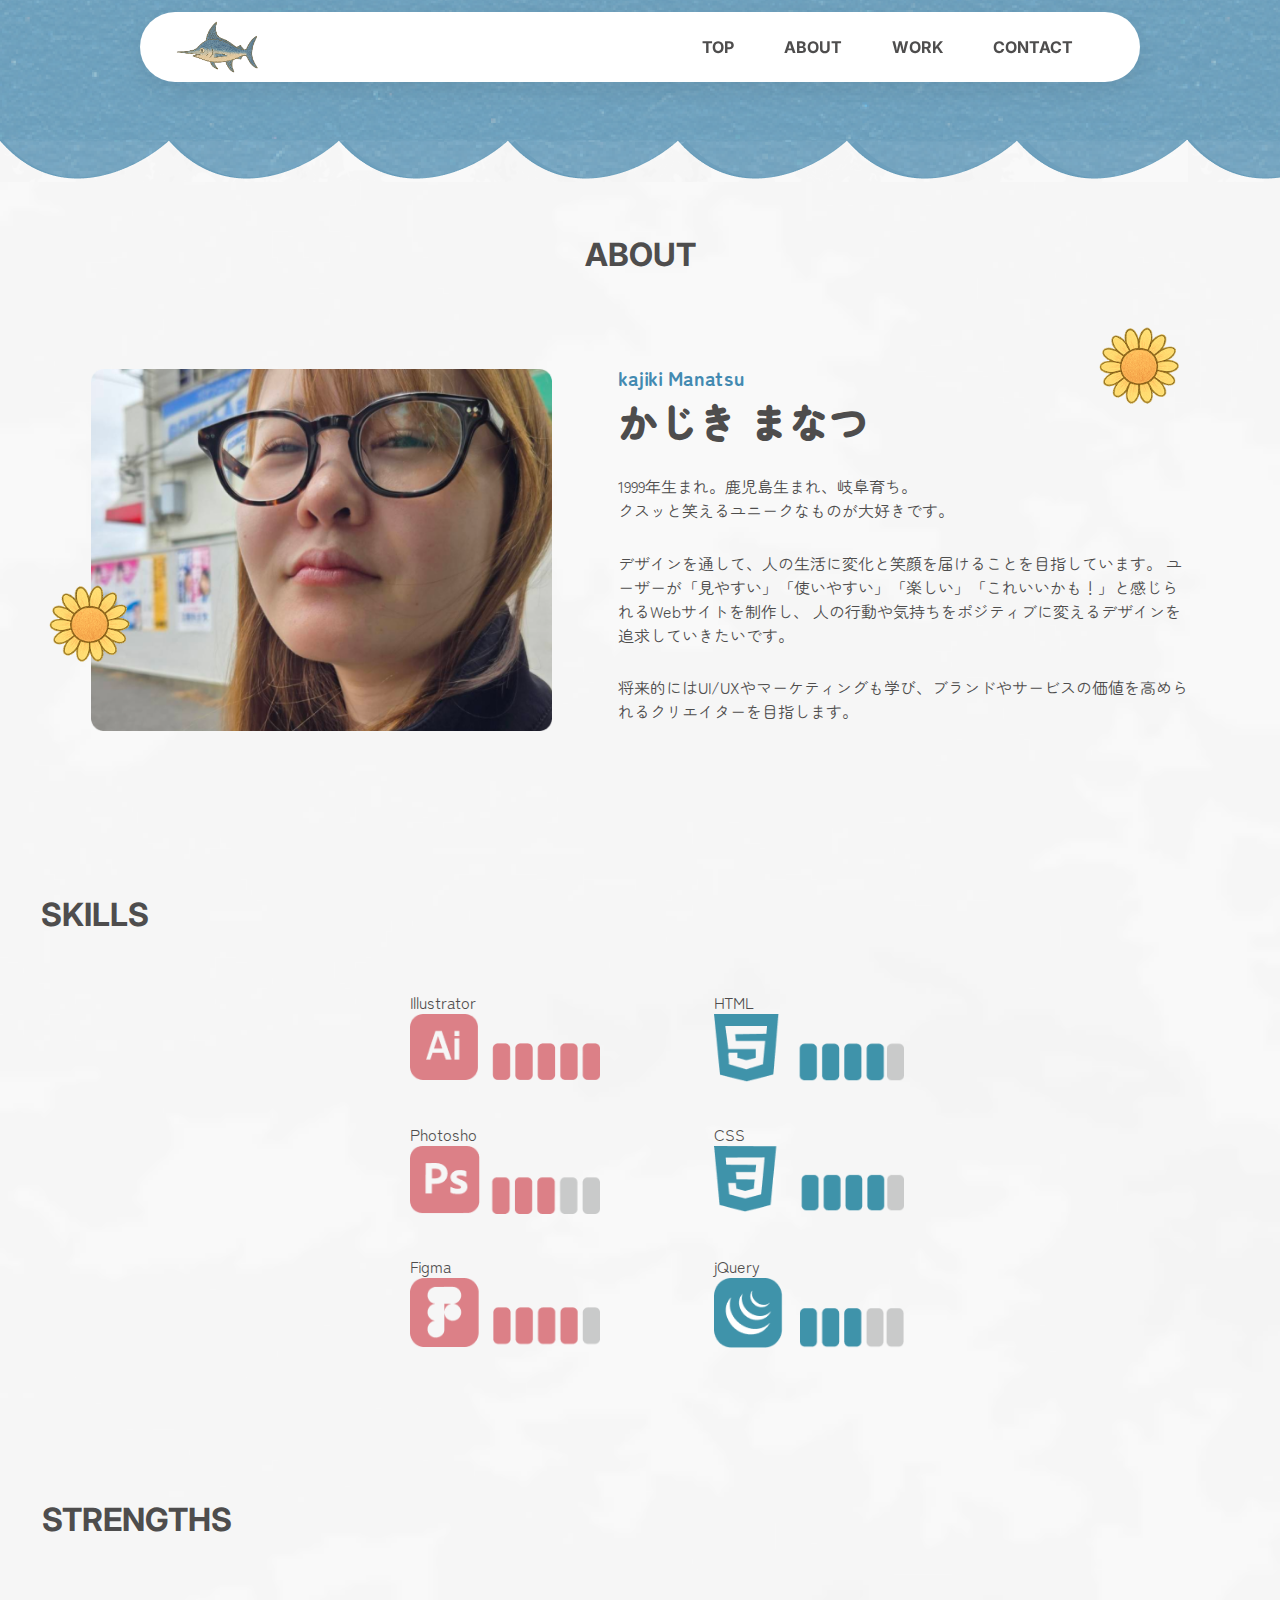
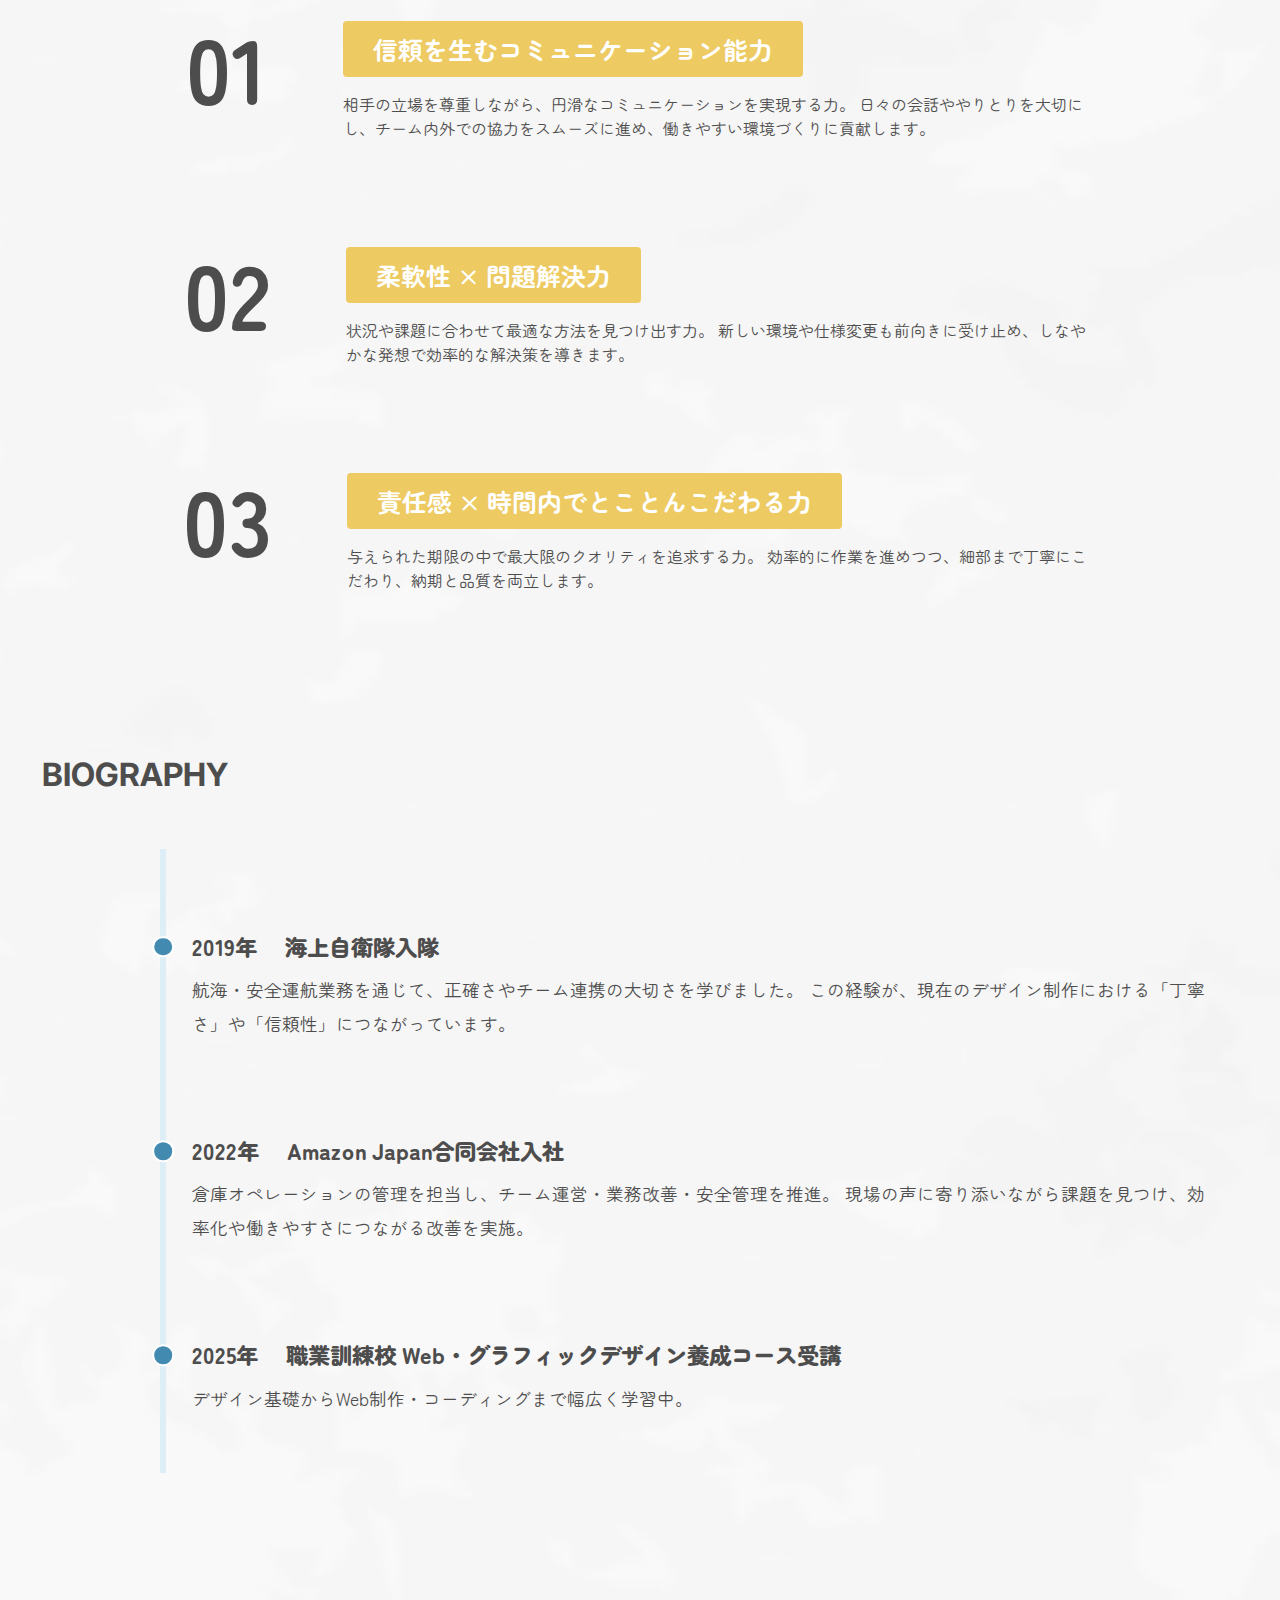
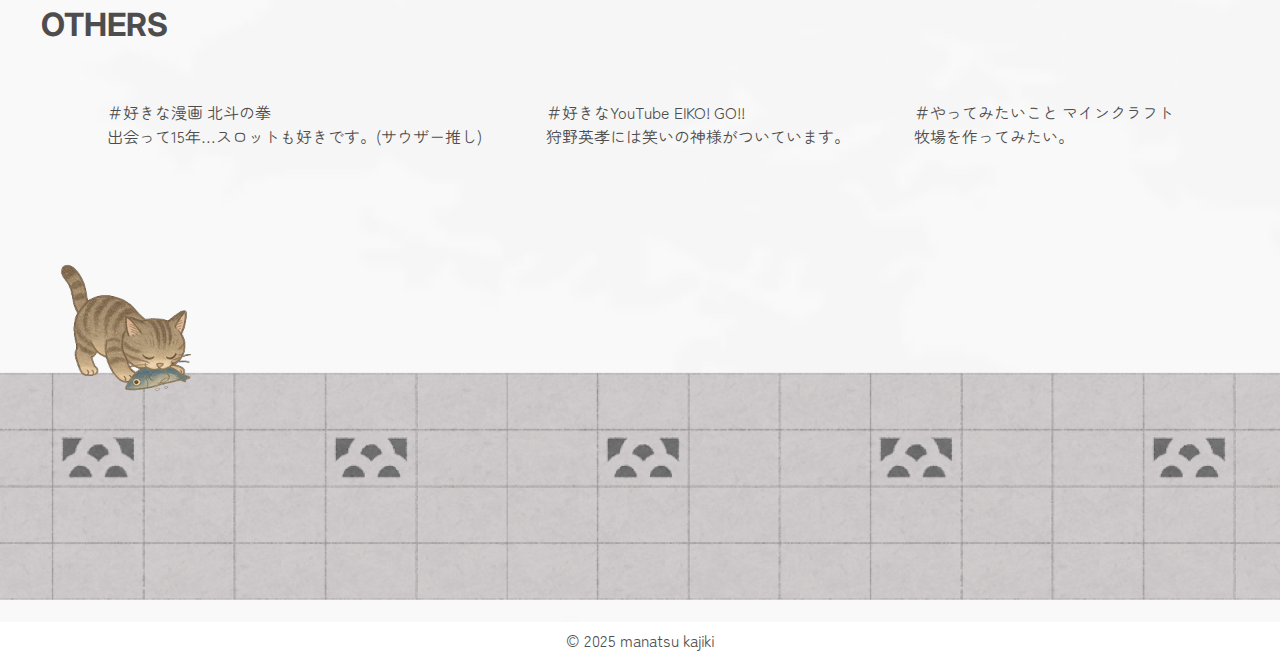
<file: about/index.html>
<!DOCTYPE HTML>
<html lang="ja">
<head>

<meta charset="utf-8">

<title>about</title>

<!-- リセットCSS -->
<link href="../css/reset.css" rel="stylesheet">

<!-- CSS読み込み -->
<link href="../css/style.css" rel="stylesheet">

<!-- Google font -->
<!-- Zen Maru Gothic -->
<link rel="preconnect" href="https://fonts.googleapis.com">
<link rel="preconnect" href="https://fonts.gstatic.com" crossorigin>
<link href="https://fonts.googleapis.com/css2?family=Zen+Maru+Gothic&display=swap" rel="stylesheet">

<!-- h1 Alfa Slab One -->
<link rel="preconnect" href="https://fonts.googleapis.com">
<link rel="preconnect" href="https://fonts.gstatic.com" crossorigin>
<link href="https://fonts.googleapis.com/css2?family=Alfa+Slab+One&display=swap" rel="stylesheet">

<!-- Inter -->
<link rel="preconnect" href="https://fonts.googleapis.com">
<link rel="preconnect" href="https://fonts.gstatic.com" crossorigin>
<link href="https://fonts.googleapis.com/css2?family=Inter:ital,opsz,wght@0,14..32,100..900;1,14..32,100..900&display=swap" rel="stylesheet">

<!-- jQuery本体 -->
<script src="../js/jquery-1.11.2.min.js"></script>


</head>

<body>

    <!-------------------------- ヘッダーここから -------------------------->

    <header>
  
        <div class="box">

            <a class="kajiki" href="../index.html"><img src="../img/kajiki.png" alt="カジキマグロ" width="99" height="auto"></a>

      

            <nav>

                <ul class="header_menu">

                        <li><a href="../index.html">TOP</a></li>
                        <li><a href="../about/index.html">ABOUT</a></li>
                        <li><a href="../index.html#work">WORK</a></li>
                        <li><a href="../index.html#con">CONTACT</a></li>

                    </ul>
            </nav>
            
        </div>
                
    </header>

    <div class="wave02"></div>

    
    <main>

       <!-- ↓背景の灰色用div -->
        <div class="back_gray">

            <section class="about">

                <div class="illiust">

                  <img class="hana01" src="../img/hana.png" alt="#" width="138" height="auto">
            
                </div>

                <h3>ABOUT</h3>

                <div class="box01">

                    <img class="my" src="../img/about/my.png" alt="自己紹介" width="535" height="auto">
                    
                    <div class="box02">

                        
                       
                        <p class="name01">kajiki&nbsp;Manatsu</p>
                        <p class="name02">かじき&nbsp;まなつ</p>

                        <p class="txt">1999年生まれ。鹿児島生まれ、岐阜育ち。<br>
                        クスッと笑えるユニークなものが大好きです。</p>

                        <p class="txt">デザインを通して、人の生活に変化と笑顔を届けることを目指しています。
                        ユーザーが「見やすい」「使いやすい」「楽しい」「これいいかも！」と感じられるWebサイトを制作し、
                        人の行動や気持ちをポジティブに変えるデザインを追求していきたいです。</p>

                        <p class="txt">将来的にはUI/UXやマーケティングも学び、ブランドやサービスの価値を高められるクリエイターを目指します。</p>

                    </div>
                        
                </div>

                
       


            </section>

           <!-------------------------- スキルここから -------------------------->

            <div class="heading">

                

                <div class="four">

                  <h4>SKILLS</h4>
                
                </div>

                

            </div>

           <!-------------------------- スキル図ここから -------------------------->

           


            <div class="item_block">

                <div class="skll_block">

                    <div class="skll_box">

                        <p >Illustrator</p>
                        <img src="../img/about/ai.png" alt="Illustrator" width="190" height="auto">
                            
                    </div>
                                

                        
                    <div class="skll_box">
        
                        <p>HTML</p>
                        <img src="../img/about/ht.png" alt="HTML" width="190" height="auto">
                                
                    </div>

                </div>

                        
                    
                <div class="skll_block">

                    <div class="skll_box">

                        <p >Photosho</p>
                        <img src="../img/about/ps.png" alt="Photoshop" width="190" height="auto">
                            
                    </div>
                                

                        
                    <div class="skll_box">
        
                        <p>CSS</p>
                        <img src="../img/about/cs.png" alt="CSS" width="190" height="auto">
                                
                    </div>

                </div>


                    
                    
                <div class="skll_block">

                    <div class="skll_box">

                        <p >Figma</p>
                        <img src="../img/about/fi.png" alt="Figma" width="190" height="auto">
                            
                    </div>
                                

                        
                    <div class="skll_box">
        
                        <p>jQuery</p>
                        <img src="../img/about/js.png" alt="jQuery" width="190" height="auto">
                                
                    </div>

                </div>

            </div>

            
     



          <!-------------------------- 強みここから -------------------------->

          
            <div class="heading">

                <div class="four">

                 
                   <h4>STRENGTHS</h4>
                
                </div>

            </div>

            <section class="strengths">

                <div class="strengths_box">

                    <div class="box11">
                        <p class="one" >01</p>
                    </div>

                    <div class="box22">

                        <h5>信頼を生むコミュニケーション能力</h5>
                        <p>相手の立場を尊重しながら、円滑なコミュニケーションを実現する力。
                        日々の会話ややりとりを大切にし、チーム内外での協力をスムーズに進め、働きやすい環境づくりに貢献します。</p>
                    
                    </div>
                
                </div>


                <div class="strengths_box">

                    <div class="box11">
                        <p class="one" >02</p>
                    </div>

                    <div class="box22">

                        <h5> 柔軟性 × 問題解決力</h5>
                        <p>状況や課題に合わせて最適な方法を見つけ出す力。
                        新しい環境や仕様変更も前向きに受け止め、しなやかな発想で効率的な解決策を導きます。</p>
                    
                    </div>
                
                </div>

                <div class="strengths_box">

                    <div class="box11">
                        <p class="one" >03</p>
                    </div>

                    <div class="box22">

                        <h5>責任感 × 時間内でとことんこだわる力</h5>
                        <p>与えられた期限の中で最大限のクオリティを追求する力。
                        効率的に作業を進めつつ、細部まで丁寧にこだわり、納期と品質を両立します。</p>
                    
                    </div>
                
                </div>



            
            </section>

             <!-------------------------- 経歴 ここから -------------------------->

          
            <div class="heading">

                <div class="four">

                 
                   <h4>BIOGRAPHY</h4>
                
                </div>

            </div>

          

           <div class="biography">
                
                <div class="schedule">
                    <ul>
                    
                
                        
                        <li>
                            <div class="schedule_time"></div>
                            <div class="schedule_content">
                                
                                <div class="schedule_content_title">
                                    <p class="title">2019年&nbsp;　海上自衛隊入隊</p>
                                </div>

                                <div class="schedule_content_detail">
                                    <p>航海・安全運航業務を通じて、正確さやチーム連携の大切さを学びました。
                                    この経験が、現在のデザイン制作における「丁寧さ」や「信頼性」につながっています。</p>
                                </div>
                            </div>
                        </li>
                        <li>
                            <div class="schedule_time"></div>
                            <div class="schedule_content">

                                <div class="schedule_content_title">

                                    <p>2022年&nbsp;　Amazon Japan合同会社入社</p>

                                </div>

                                <div class="schedule_content_detail">
                                    <p>倉庫オペレーションの管理を担当し、チーム運営・業務改善・安全管理を推進。
                                    現場の声に寄り添いながら課題を見つけ、効率化や働きやすさにつながる改善を実施。</p>
                                </div>
                            </div>
                        </li>
                        <li>
                            <div class="schedule_time"></div>
                            <div class="schedule_content">

                                <div class="schedule_content_title">

                                    <p>2025年&nbsp;　職業訓練校 Web・グラフィックデザイン養成コース受講</p>

                                </div>

                                <div class="schedule_content_detail">
                                    <p>デザイン基礎からWeb制作・コーディングまで幅広く学習中。</p>
                                </div>
                            </div>
                        </li>
                    </ul>
                </div>

            </div>

             <!-------------------------- 他 ここから -------------------------->

          
            <div class="heading">

                <div class="four">

                 
                   <h4>OTHERS</h4>
                
                </div>

            </div>

            <div class="others">
                <p>＃好きな漫画&nbsp;北斗の拳<br>出会って15年…スロットも好きです。(サウザー推し)</p>
                <p>＃好きなYouTube&nbsp;EIKO! GO!!<br>狩野英孝には笑いの神様がついています。</p>
                <p>＃やってみたいこと&nbsp;マインクラフト<br>牧場を作ってみたい。</p>

            </div>

             <div class="illiust">

                  <img class="hana02" src="../img/hana.png" alt="#" width="138" height="auto">
            
            </div>

          
        <footer>


        
            <div class="hei02"></div>
            

        </footer>

           </div>

           <p class="maru">©︎ 2025 manatsu kajiki</p>


       
      

    </main> 


    <!-- スキル線アニメーション -->
<script>
document.addEventListener("DOMContentLoaded", () => {
  const target = document.querySelector(".heading");

  const observer = new IntersectionObserver((entries) => {
    entries.forEach(entry => {
      if (entry.isIntersecting) {
        entry.target.classList.add("show");
      }
    });
  });

  observer.observe(target);
});
</script>


</body>
</html>
</file>
<file: css/style.css>
@charset "utf-8";

/* =====================
    　　　 共通
===================== */

p {
  font-family: "Zen Maru Gothic", sans-serif;
  font-weight: 400;
  font-style: normal;
  color: #4e4d4d;
  font-size: clamp(0.875rem, calc(0.25vw + 0.8rem), 1rem);
}



a{
  text-decoration: none;
  color: #4e4d4d;
  
}

h2{
  font-family: "Zen Maru Gothic", sans-serif;
  font-weight: 400;
  font-style: normal;
  color: #4e4d4d;
}
 
h3{
   font-family: "Inter", sans-serif;
   font-weight: 700;
   font-style: normal;
   color: #4e4d4d;
   font-size: clamp(1.5rem, calc(1vw + 1.2rem), 2.5rem);
   text-align: center;
   padding: 40px 0 25px 0;
}

h4{
   font-family: "Inter", sans-serif;
   font-weight: 700;
   font-style: normal;
   color: #4e4d4d;
   font-size: clamp(1.5rem, calc(1vw + 1.2rem), 2.5rem);
   text-align: left;
   padding: 30px 0;
}

h5{
  font-family: "Zen Maru Gothic", sans-serif;
  font-weight: 700;
  font-style: normal;
  color: #ffffff;
  font-size: 25px;
  margin-bottom: 2%;

   display: flex;
  background-color: #edca62;
  padding: 10px 30px;
  border-radius: 4px;
  width: fit-content;
 
  box-shadow: #4e4d4d;
}

.illist{
 position: relative;
}

hr {
   border: none;
  border-top: 1px solid rgba(0, 0, 0, 0.15); /* やわらかい灰色 */
  margin: 60px 100px; /* 上下の余白 */
}

/* <!----- ヘッダー ここから------> */



header{
  background-image: url(../img/header01.png);
  padding: 1.5% 0;
  position: static; /* ← stickyやabsoluteは外す */
  min-height: 140px;             /* ← 背景が見えるだけの高さを確保 */
}

/* 白いボックスだけ固定表示 */
header .box{
  position: fixed;
  top: 12px;                 /* 追従位置。好みで調整 */
  left: 50%;
  transform: translateX(-50%);
  z-index: 1000;

  display: flex;
  max-width: 1000px;
  width: calc(100% - 40px);  /* 端の余白（20px×2） */
  margin: 0 auto;
  background: #fff;
  align-items: center;
  border-radius: 50px;
  height: 70px;
  justify-content: space-between;
  box-shadow: 0 8px 24px rgba(0,0,0,.08); /* 影はお好みで */
}



.header_menu{
    list-style: none;
    gap: 50px;
    display: flex;
    justify-content: flex-end;
    padding-right: 18%;
}

header li{
    font-family: "Inter", sans-serif;
    font-optical-sizing: auto;
    font-weight: bold ;
    font-style: normal;
    font-weight: 700;
    transition: color 0.3s ease; /* スムーズに変わるように */
}


.header_menu li a:hover {
  color: #F5C32D;           
}


header .kajiki{
    padding-left: 3%;
    padding-top: 1.1%;
}

.kajiki{
    transform-origin: center bottom;
    animation: yurayura 2s linear infinite;
}

@keyframes yurayura {
  0% , 100%{
      transform: rotate(10deg);
  }
  50%{
      transform: rotate(-10deg);
  }
}

.wave{
  background-image: url(..//img/header02.png);
  width: 100%;
  height: 42px;
  
}

.wave02{
  background-image: url(..//img/header03.png);
  width: 100%;
  height: 42px;
  
}

html{
    scroll-behavior: smooth;
}

/* <!----- FV ここから------> */

.fv{
    background-image: url(../img/top//top_fv.png);
    width: 100%;
    height: 82vh;
   background-size: cover;
  background-repeat: no-repeat;
  background-position: center top;
}

h1{
  font-family: "Alfa Slab One", serif;
  font-weight: 400;
  font-style: normal;
  font-size: 100px;
  color: #F5C32D;
  display: flex;
  justify-content: center;
  padding-top: 6%;
}

.fv_name{
    font-size: 18px;
    font-weight: bold;
    margin-left: 55.5%;
    margin-top: -15px;
}

/* ↓背景水色 */
.back{
  background-image: url(../img/top/Frame\ 5.png);
  background-size: cover;
}

/* 灰色背景 */
.back_gray{
   background-image: url(../img/gray_back.png);
   background-size: cover;
}

.book{
    position: absolute;
    top: 350px;
    left: 17%;
    width: 14%;
}

.cop{
   position: absolute;
   top: 350px;
   width: 9%;
    right: 19%;
}

.cop:hover, .book:hover{
  animation: sway-once 1s ease forwards;
  z-index: 10;
}

/* 揺れる動き */
@keyframes sway-once {
  0%   { transform: rotate(0deg); }
  25%  { transform: rotate(8deg); }
  50%  { transform: rotate(-8deg); }
  75%  { transform: rotate(4deg); }
  100% { transform: rotate(0deg); }
}

 /* <!----紹介セクションここから-------> */

.introduction{
   
    padding-top: 100px; 
}

.introduction h2{
    font-size: clamp(1.25rem, calc(0.8vw + 1rem), 2rem);
    text-align: center;
    font-weight: 600;
    padding-top: 5%;
}

.thanks p{
    text-align: center;
    padding: 50px 0  ;
    line-height:1.5em;
}

.thanks{
   background-image: url(../img//top/Group\ 6.png);
   background-size: contain;
   background-repeat: no-repeat;
   background-position: center top;
   margin: 0 auto;
   width: 80%;
   max-width: 1100px;
}

.thanks .btn{
  display: flex;
  margin: 0 auto;
  background-color: #DC8087;
  padding: 10px 30px;
  border-radius: 4px;
  width: fit-content;
  color: #fff;
  box-shadow: #4e4d4d;
  transition: 0.5s all;
}
.thanks .btn:hover{
    background-color: #edca62;


}
 
.thanks .box{
    padding: 16% 0;
    width: 70%;
    margin: 0 auto;
}

.kumo{
    background-image: url(../img/kumo.png);
    padding: 109px;
}

/* -----------WORKここから---------- */






.top_work{
    max-width: 1200px;
    margin: 0 auto;
    /* padding-top: 10%; */
    
}

.top_work .work_box{
    padding-top: 10%;
    
}

.top_girl{
    position: absolute;
    bottom: -40px;
    width: 38%;
    left: -50px;
}

.top_cat01{
    position: absolute;
   bottom: -50px;
    width: 23%;
    right: 5%;
}

.top_girl:hover, .top_cat01:hover{
  animation: sway-once 1s ease forwards;
  z-index: 10;
}



.work01_girl{

    position: absolute;
   bottom: 50px;
    width: 16%;
    right: 20px;
}

.work01_cat01{
    position: absolute;
    bottom: -90px;
    width: 15%;
   

}
.top_work .block{
   display: flex;
   justify-content: center;
   gap: 6%;
   padding: 7% 0 3% 0;
}

.topwork_box p{
    padding-top: 30px;
}

.zoom-box{
    overflow: hidden;
}

.zoom-box a img{
    transition: all 0.3s;
}

.zoom-box a:hover img{
    transform: scale(1.1);
}

/* -----------CONTACTここから---------- */

/* フォーム全体のスタイル */
form {
    background-color: white;
    padding: 20px;
    width: 90%;
    max-width: 400px;
    margin: 40px auto;
    border-radius: 10px;
    box-shadow: 0 0 10px rgba(0, 0, 0, 0.1);
    text-align: left;
}

/* ラベルのスタイル */
label {
    display: block;
    margin-top: 10px;
    font-weight: 700;
    font-family: "Zen Maru Gothic", sans-serif;
    font-style: normal;
    color: #4e4d4d;
    font-size: clamp(0.875rem, calc(0.25vw + 0.8rem), 1rem);
}

/* 入力欄のスタイル */
input, textarea {
    width: 100%; /* box-sizingが適用されるので、paddingやborder込みで100%に収まる */
    padding: 10px;
    margin-top: 5px;
    border: 1px solid #ccc;
    border-radius: 5px;
    font-size: 16px;
}

.contact_box{

  

    padding-bottom: 20px;
}

  .mail{
 text-align: center;
 font-size: 25px;
    }

/* テキストエリアの高さを調整 */
textarea {
    resize: vertical;
    height: 120px;
}

/* 送信ボタンのスタイル */
button {
    background-color: #669BB9;
    color: white;
    border: none;
    padding: 10px;
    width: 100%;
    margin-top: 10px;
    border-radius: 5px;
    font-size: 16px;
    cursor: pointer;
}

/* ホバー時のボタンスタイル */
button:hover {
    background-color: #F5C32D;
}


/* -----------footerここから---------- */


footer .hei{

    background-image: url(../img/Group\ 35.png);
    background-size:cover;
    margin-top: -100px;
   
    width: 100%;
    aspect-ratio: 1854 / 768;                 /* この画像の実寸比 */
}

.maru {
    text-align: center;
    padding: 0% 0;
}


footer .hei02{
    padding-top: 29%;
    background-image: url(../img/Group\ 34.png);
    background-size:contain;
    background-repeat: no-repeat;
}

footer .hei03{
    padding-top: 29%;
    background-image: url(../img/Group\ 37.png);
    background-size:contain;
    background-repeat: no-repeat;
}

.maru {
    text-align: center;
    padding: 0.5% 0;
}


/* ====================
         about
==================== */

.about{
    padding-top: 1%;
    padding-bottom: 10%;
}

.box01{
    max-width: 1200px;
    display: flex;
    margin: 0 auto;
    padding: 0 4%;
    padding-top: 5%;
    gap:6% ;
    align-items: center;
}



.about .name01{
    color:#438AB1 ;
    font-size: 20px;
    font-weight: bold;
}

.about .name02{
    font-size: 40px;
    font-weight: 800;
    padding: 0 0 10px 0;
}

.about .txt{
    padding: 2.5% 0;
}

.my{
  width: 42%;
}

/* -----------skills ここから---------- */

.heading{
    max-width: 1200px;
    margin: 0 auto;
    display: flex;
  align-items: center;
  padding-bottom: 2%;
}


/* 線のアニメーション */
.heading::after {
  content: "";
  flex: 1;
  height: 2px;
  background-color: #bfbaba;
  border-radius: 1px;
  transform: scaleX(0);
  transform-origin: left;
  animation: lineGrow 1.2s ease-out forwards;
}

/* 線が左から右に伸びる動き */
@keyframes lineGrow {
  to {
    transform: scaleX(1);
  }
}

.heading h4{
    padding-right: 20px;
    padding-left: 1%;
}

.skll_block{
    max-width: 900px;
    margin:  0 auto;
    display: flex;
    gap: 30%;
    padding-bottom: 2%;
}


/* 全体のスキル行 */
.skll_box {
  gap:  30px;       
  
}

/* 1スキルのまとまり */
.skill_item {
  display: flex;
  align-items: center;     /* 縦方向で中央揃え */
  gap: 15px;               /* アイコンと文字の間 */
}

.item_block{
  display: flex;
  flex-direction: column;
  align-items: center;
  gap: 20px;
  margin: 0 auto;
  max-width: 1000px;
  position: relative;
  right: 40px; 
  padding-bottom: 8%;
}

/* -----------強み ここから---------- */

.strengths{
    padding: 2% 5% ;
    max-width: 1200px;
    margin: 0 auto;
}
.strengths_box{
    display: flex;
    gap: 7%;
    text-align: center;
    justify-content: center;
    padding-bottom: 10%;

}


.box11 .one {
    /* font-size: clamp(0.875rem, calc(0.25vw + 0.8rem), 1rem); */
    line-height: 1;
    font-size: 90px;
    font-weight: 700;
}

.strengths_box .box22{
    width: 70%;
}



/* -----------職歴 ここから---------- */

.biography{
    display: flex;
    /* justify-content: center; */
    max-width: 1100px;
    margin: 0 auto;
    margin-bottom: 8%;
}

.schedule {
    position: relative;
    font-size: 14px;
}
.schedule::before {
    position: absolute;
    top: 0px;
    left: 5.4em; /* ← 少し左に寄せる */
    width: 6px;
    height: 100%;
    background-color: #deeef7;
    content: "";
}

.schedule ul {
    padding: 0px;
    margin: 0px;
    list-style: none;
    padding-top: 80px;
}

.schedule li {
    position: relative;
    display: flex;
 
    width: 90%;
}
.schedule li + li {
    margin-top: 2em;
}

.schedule_time {
    display: flex;
    justify-content: center;
    align-items: center;
    position: relative;
    width: 5em;
    height: 2em;
    border-radius: 6px;
    color: #fff;
    text-align: center;
}
.schedule_time::before {
    position: absolute;
    top: 50%;
    right: 0px;
    transform: translateX(50%) translateY(-50%) rotate(45deg);
    width: 0.5em;
    height: 0.5em;
    z-index: -1;
    background-color: #438AB1;
    content: "";
}
.schedule_time::after {
    position: absolute;
    top: 50%;
    left: 5.4em; /* ← 線と同じ位置に合わせる */
   
    transform: translate(-50%, -50%); /* ← 丸の中心を線の中心に揃える */
    width: 1em;
    height: 1em;
    border: 2px solid #fff;
    border-radius: 50%;
    background-color: #438AB1;
    content: "";
    
}



.schedule_content {
    margin: 0px 0px 0px 3em;
    width: calc(100% - 10em);
}


/* 全体のスケール：これだけでem計算ごと拡大縮小（線・丸の位置も追従） */
.schedule{
  /* 好みで数値を上下：0.9rem～1.1remくらいが使いやすい */
  font-size: clamp(0.95rem, 0.4vw + 0.85rem, 1.1rem);
}

/* タイトルと本文を個別に調整したい場合 */
.schedule_content_title p{
  font-weight: 700;
  line-height: 1.6;
  /* 見出しを少し大きく */
  font-size: clamp(1.05rem, 0.7vw + 0.9rem, 1.4rem);
  padding-bottom: 0.8%;
  font-weight: 800;

}
.schedule_content_detail p{
  line-height: 1.9;
  /* 本文は控えめ */
  font-size: clamp(0.95rem, 0.45vw + 0.8rem, 1.1rem);
}

/* 横幅（テキストの可読域） */
.biography{
  max-width: 1200px;   /* もっと広げたいなら 1280px などに */
  padding-inline: 20px;/* 端が詰まる場合の左右余白 */
}

/* 各行のテキスト幅を広げる：90%→100%、計算も見直し */
.schedule li{
  width: 100%;
}
.schedule_content{
  margin-left: 2.5em;          /* 3em → 少し詰めて行間を確保 */
  width: calc(100% - 7.5em);   /* 10em → 丸 + 余白分だけ差し引く */
  padding-bottom: 5%;
}

/* 線と丸の位置（左の縦ライン）：
   schedule_time の幅(5em) + 余白(約0.5～0.7em) に合わせて調整 */
.schedule::before{
  left: 5.7em;   /* 6.5em → 文字幅を広げた分だけ少し左へ */
}
.schedule_time::after{
  left: 5.7em;   /* 丸もラインと同じ位置に */
}

/* モバイル最適化（幅が狭い時はさらに読みやすく） */
@media (max-width: 640px){
  .schedule{
    font-size: clamp(0.95rem, 1.2vw + 0.8rem, 1.05rem);
  }
  .schedule_content{
    margin-left: 2em;
    width: calc(100% - 7em);
  }
  .schedule::before,
  .schedule_time::after{
    left: 5.2em;
  }
}


/* タイムライン用の位置・太さを変数化 */
.schedule{
  --line-x: 5.7em; /* 線の左端（好みで微調整OK） */
  --line-w: 6px;   /* 線の太さ */
}

/* 縦線 */
.schedule::before{
  left: var(--line-x);
  width: var(--line-w);
}

/* 丸（中心を線の中心に合わせる） */
.schedule_time::after{
  left: calc(var(--line-x) + var(--line-w) / 2);
  transform: translate(-50%, -50%);
}

/* モバイル */
@media (max-width: 640px){
  .schedule{
    --line-x: 5.2em; /* 狭い時の線の左端 */
    --line-w: 6px;
  }
}


/* ----------その他 ここから---------- */

.others{
    display: flex;
    gap:5%;
    justify-content: center;
    padding-bottom: 8%;
}


/* =================
      work
================= */


.work{
    padding-top: 1%;
    padding-bottom: 4%;
}

/* ----------どんぶら ここから---------- */

.work .work_box{
    display: flex;
    align-items: center;
    padding:0  5%;
    margin-top: -5%;
}

.pc{
    width: 58%;
}

.work_box .txt{
   margin-left: -10%;
   padding-bottom: 5%;
   width: 100%;

}



.work .work_block01{
    width: 40%;
}

.work_block01 .url{
    color: #438AB1;
       margin-left: -10%;
   margin-top:-4%;
    width: 100%;
    text-align: right;  
}

.work .work_block02 {
     display: grid;
  grid-template-columns: 120px 1fr; /* 左:見出し/右:本文 */
  column-gap: 2rem;
  align-items: start;
  max-width: 1200px;
  margin: 0 auto;
  padding: 0 5%;
}

h6{
  font-size: 20px;
  font-family: "Zen Maru Gothic", sans-serif;
  font-weight: 700;
  color: #438AB1;
  text-align: left;   /* 中央 → 左 */
  margin: 0;   
}

.work_block02 .txt{
     margin: 0;
  width: 100%;
}

.work_block02 .txt00{
  margin: 0;
  width: 100%;
text-decoration: underline;
}

.work_block02 .txt00:hover{
    color:#438AB1;    
     color: #F5C32D;     
}   

.work_block02 .txt02{
    margin: 0;
  width: 100%;
}

.txt03{
    padding: 30px 0;
}


.work_block02 .box{
  
   display: block;
  margin: 0 auto;
  justify-content: center;
  text-align: center;
}


.palette{
  display: flex;
  justify-content: center;
  align-items: center;
  gap: 40px;                    /* 間隔 */
  flex-wrap: wrap;  
}

.palette_block{
  grid-column: 1 / -1;          /* ← 2カラムをまたぐ */
  display: flex;
  justify-content: center;      /* 画面中央に */
  margin-top: 55px;
  width: 100%;  
}



.color {
  width: 70px;
  height: 70px;
  border-radius: 50%;
  box-shadow: 0 3px 6px rgba(0,0,0,0.1);
  border: 3px solid transparent;
}



/* カラーごとの指定 */
.color-white {
  background: #ffffff;
}
.color-pink {
  background: #f3b9b9;
}
.color-blue {
  background: #c0e1e0;
}
.color-green {
  background: #a6e1a9;
}
.color-yellow {
  background: #f4dd25;
}

.color-White01 {
  background: #FEFEFE;
}

.color-gray01 {
  background: #D1D4D4;
}

.color-read {
  background: #D98A7A;
}

/* カラーコードの文字 */
.palette p {
  text-align: center;
  margin-top: 8px;
  font-size: 14px;
  color: #4e4d4d;
}

/* ----------スクロールここから---------- */
.scrollable-box {
  max-height: 500px;
  overflow-y: auto;

  box-shadow: 0 4px 12px rgba(0,0,0,0.1); /* 影を追加して立体感を出す（任意） */
 
}

.scrollable{
  display: flex;              /* 中央寄せ用 */
  justify-content: center;    /* 水平方向の中央寄せ */
  align-items: center;        /* 垂直方向の中央寄せ（必要なら） */
  margin: 0 auto;             /* 親要素に対して中央配置 */
  padding-bottom: 1%;
}

  .scr{
    text-align: center;
    padding-bottom: 10px;
    color: #438AB1;

  }



  /* ================
    hana
  ================= */

  .hana01{
    position: absolute;
   top: 35%;
    width: 8%;
    right: 7%;
}

 .hana02{
    position: absolute;
   bottom: 25%;
    width: 8%;
    left: 3%;
   
}

.hana01:hover, .hana02:hover{
  animation: sway-once 1s ease forwards;
  z-index: 10;
}

/* 画面全体の設定 */
#loader_wrap {
position: fixed;
display: flex;
align-items: center;
justify-content: center;
width: 100vw;
height: 100vh;
top: 0;
background: #fff;
}
/* ローディングアニメーションの設定 */
.loader {
width: 150px;
height: 150px;
background: url("../img/logo.png") no-repeat;
opacity: 0;
animation: blink 1.5s infinite linear;
}

@keyframes blink {
50% {
opacity: 1;
}
}

/* ローディング終了後 */
.loaded {
opacity: 0;
visibility: hidden;
}
</file>
